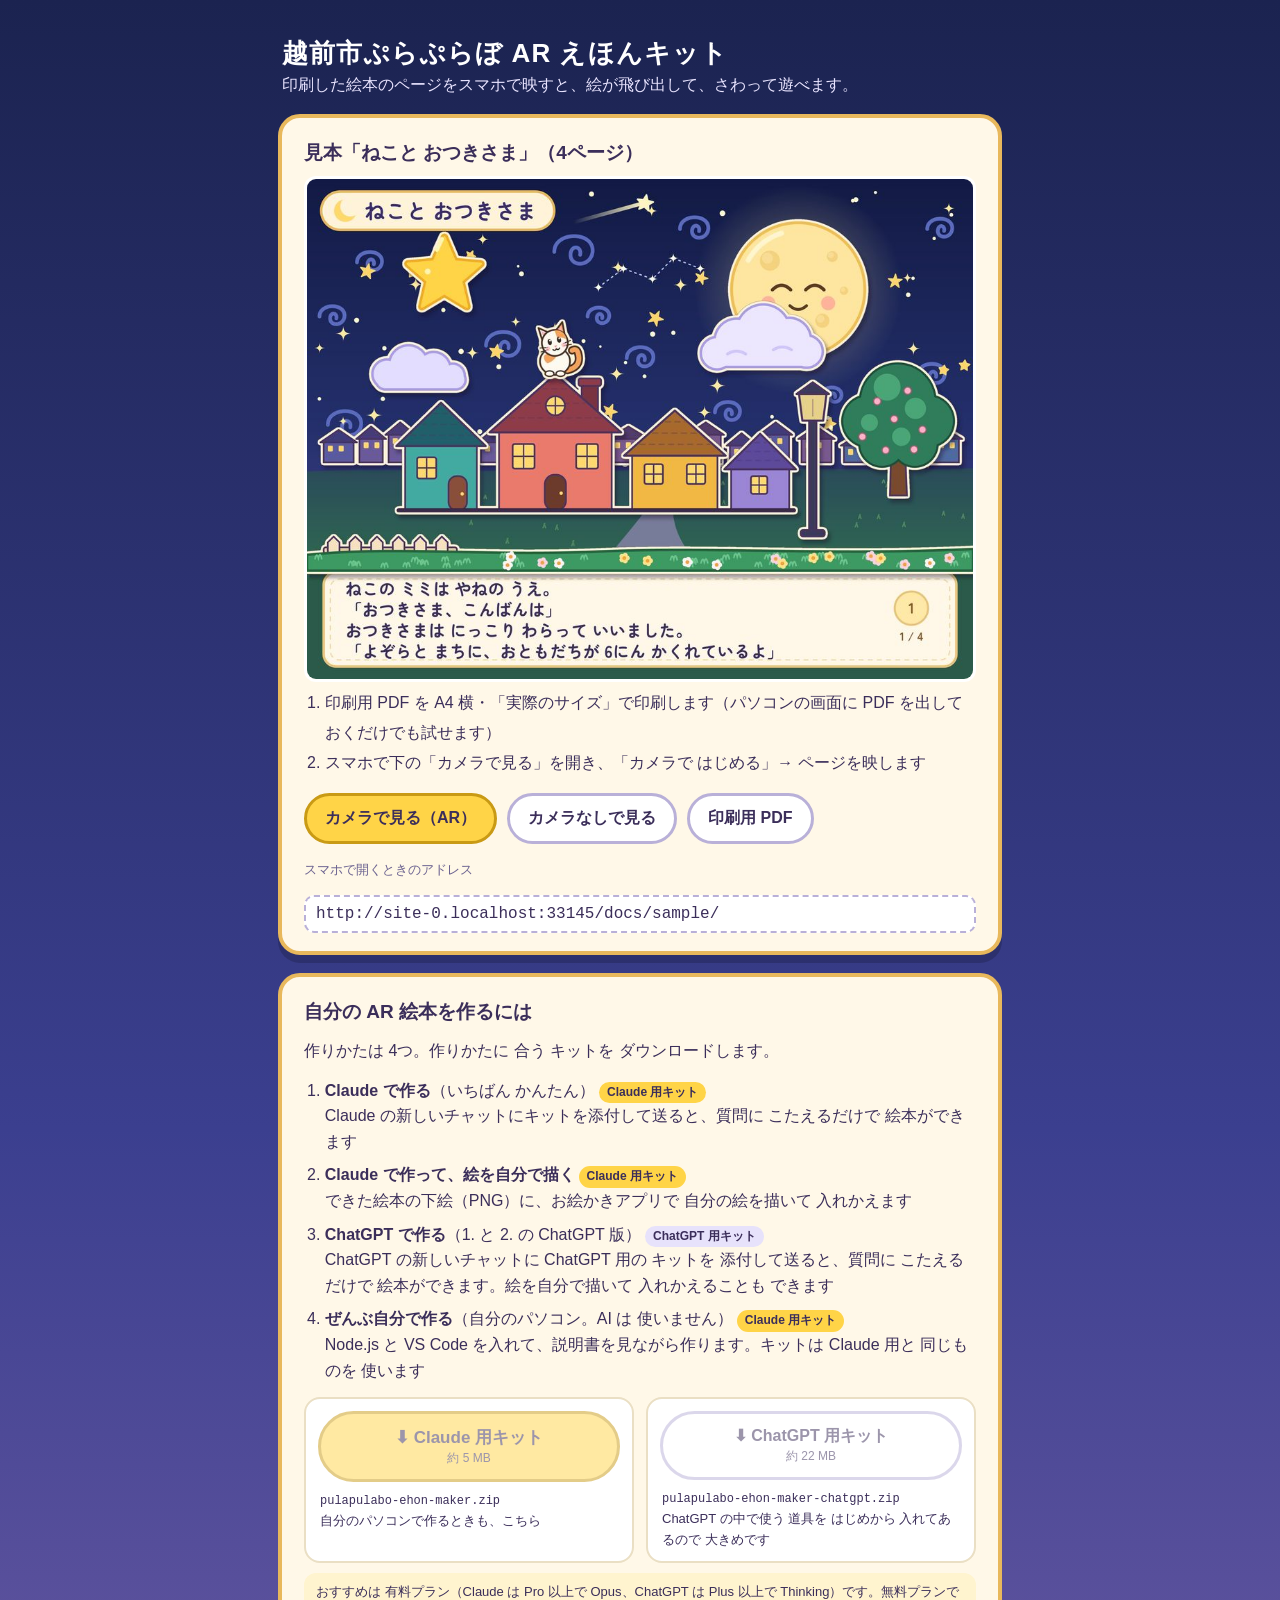
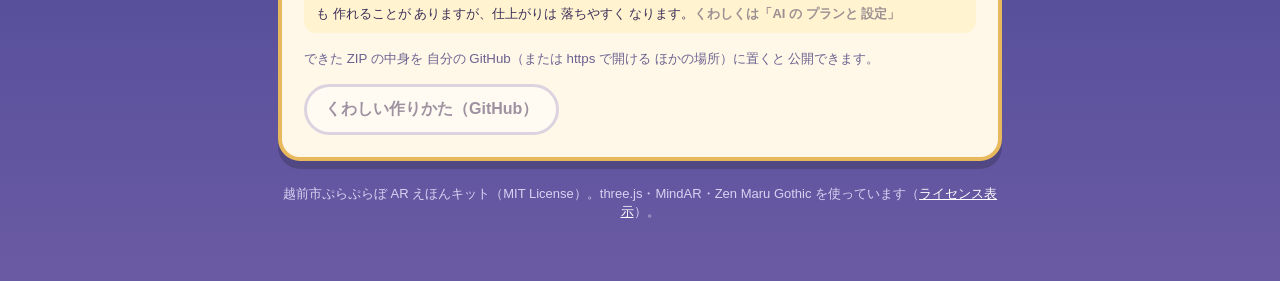
<file: docs/index.html>
<!DOCTYPE html>
<html lang="ja">
<head>
<meta charset="utf-8">
<meta name="viewport" content="width=device-width, initial-scale=1">
<title>越前市ぷらぷらぼ AR えほんキット — 見本「ねこと おつきさま」</title>
<style>
  :root { --ink:#3b2e5a; --cream:#fff8e8; --line:#e8b85c; --sky:#1b2350; }
  * { box-sizing:border-box; }
  body { margin:0; font-family:"Hiragino Maru Gothic ProN","Zen Maru Gothic","Yu Gothic",sans-serif; color:var(--ink);
         background:linear-gradient(#1b2350,#3b3f8f 60%,#6a5aa3); min-height:100vh; }
  main { max-width:760px; margin:0 auto; padding:28px 18px 60px; }
  .card { background:var(--cream); border:4px solid var(--line); border-radius:22px; padding:22px 22px 18px; margin:0 0 18px; box-shadow:0 8px 0 rgba(0,0,0,.18); }
  h1 { color:#fff; font-size:26px; margin:8px 4px 4px; letter-spacing:.04em; }
  .sub { color:#e9e4ff; margin:0 4px 18px; }
  h2 { font-size:19px; margin:0 0 10px; }
  img.page { width:100%; border-radius:12px; border:3px solid #fff; display:block; margin:6px 0 4px; }
  .btns { display:flex; flex-wrap:wrap; gap:10px; margin:14px 0 4px; }
  a.btn { display:inline-block; padding:12px 18px; border-radius:999px; background:#ffd447; color:var(--ink); font-weight:700; text-decoration:none; border:3px solid #c99a14; }
  a.btn.sub2 { background:#fff; border-color:#b9b0d8; }
  /* the two kits: Claude (the main one) and ChatGPT */
  .dls { display:grid; grid-template-columns:1fr 1fr; gap:12px; margin:14px 0 6px; }
  .dl { background:#fff; border:2px solid #eadfc4; border-radius:16px; padding:12px 12px 10px; }
  .dl a.btn { display:block; text-align:center; }
  .dl.main a.btn { font-size:17px; padding:12px 16px; }
  .dl a.btn .size { display:block; font-size:12px; font-weight:400; margin-top:1px; }
  .dl p { margin:8px 2px 0; font-size:13px; line-height:1.6; }
  .dl code { font-family:ui-monospace,monospace; font-size:12px; word-break:break-all; }
  ol.ways .which { display:inline-block; margin-left:4px; font-size:12px; font-weight:700; padding:1px 8px; border-radius:999px; background:#ffd447; }
  ol.ways .which.gpt { background:#e7e2fb; }
  /* which AI plan to use (the details are in the repository's README) */
  .plan { background:#fff4cf; border-radius:12px; padding:8px 12px; margin:10px 0 6px; font-size:13px; line-height:1.7; }
  .plan a { color:var(--ink); font-weight:700; }
  @media (max-width:560px) { .dls { grid-template-columns:1fr; } }
  ol { padding-left:1.3em; margin:6px 0; line-height:1.9; }
  ol.ways li { margin:0 0 8px; line-height:1.6; }
  .url { font-family:ui-monospace,monospace; background:#fff; border:2px dashed #b9b0d8; border-radius:10px; padding:8px 10px; word-break:break-all; }
  small { color:#6b6290; }
  footer { color:#d8d2f2; font-size:13px; margin-top:24px; text-align:center; }
  footer a { color:#fff; }
</style>
</head>
<body>
<main>
  <h1>越前市ぷらぷらぼ AR えほんキット</h1>
  <p class="sub">印刷した絵本のページをスマホで映すと、絵が飛び出して、さわって遊べます。</p>

  <section class="card">
    <h2>見本「ねこと おつきさま」（4ページ）</h2>
    <img class="page" src="sample/print/demo-page1.jpg" alt="見本の 1ページめ">
    <ol>
      <li>印刷用 PDF を A4 横・「実際のサイズ」で印刷します（パソコンの画面に PDF を出しておくだけでも試せます）</li>
      <li>スマホで下の「カメラで見る」を開き、「カメラで はじめる」→ ページを映します</li>
    </ol>
    <div class="btns">
      <a class="btn" href="sample/">カメラで見る（AR）</a>
      <a class="btn sub2" href="sample/preview.html">カメラなしで見る</a>
      <a class="btn sub2" href="sample/print/sample-svg_A4.pdf">印刷用 PDF</a>
    </div>
    <p><small>スマホで開くときのアドレス</small></p>
    <div class="url" id="url">sample/</div>
  </section>

  <section class="card" id="make">
    <h2>自分の AR 絵本を作るには</h2>
    <p>作りかたは 4つ。作りかたに 合う キットを ダウンロードします。</p>
    <ol class="ways">
      <li><b>Claude で作る</b>（いちばん かんたん）<span class="which">Claude 用キット</span><br>Claude の新しいチャットにキットを添付して送ると、質問に こたえるだけで 絵本ができます</li>
      <li><b>Claude で作って、絵を自分で描く</b><span class="which">Claude 用キット</span><br>できた絵本の下絵（PNG）に、お絵かきアプリで 自分の絵を描いて 入れかえます</li>
      <li><b>ChatGPT で作る</b>（1. と 2. の ChatGPT 版）<span class="which gpt">ChatGPT 用キット</span><br>ChatGPT の新しいチャットに ChatGPT 用の キットを 添付して送ると、質問に こたえるだけで 絵本ができます。絵を自分で描いて 入れかえることも できます</li>
      <li><b>ぜんぶ自分で作る</b>（自分のパソコン。AI は 使いません）<span class="which">Claude 用キット</span><br>Node.js と VS Code を入れて、説明書を見ながら作ります。キットは Claude 用と 同じものを 使います</li>
    </ol>
    <div class="dls">
      <div class="dl main">
        <a class="btn" id="dl" href="#">⬇ Claude 用キット<span class="size">約 5 MB</span></a>
        <p><code>pulapulabo-ehon-maker.zip</code><br>自分のパソコンで作るときも、こちら</p>
      </div>
      <div class="dl">
        <a class="btn sub2" id="dlgpt" href="#">⬇ ChatGPT 用キット<span class="size">約 22 MB</span></a>
        <p><code>pulapulabo-ehon-maker-chatgpt.zip</code><br>ChatGPT の中で使う 道具を はじめから 入れてあるので 大きめです</p>
      </div>
    </div>
    <p class="plan">おすすめは 有料プラン（Claude は Pro 以上で Opus、ChatGPT は Plus 以上で Thinking）です。無料プランでも 作れることが ありますが、仕上がりは 落ちやすく なります。<a id="plan" href="#">くわしくは「AI の プランと 設定」</a></p>
    <p><small>できた ZIP の中身を 自分の GitHub（または https で開ける ほかの場所）に置くと 公開できます。</small></p>
    <div class="btns">
      <a class="btn sub2" id="repo" href="#">くわしい作りかた（GitHub）</a>
    </div>
  </section>

  <footer>越前市ぷらぷらぼ AR えほんキット（MIT License）。three.js・MindAR・Zen Maru Gothic を使っています（<a href="sample/THIRD_PARTY_LICENSES.txt">ライセンス表示</a>）。</footer>
</main>
<script>
  // address of the AR page, and links back to the GitHub repository (worked out from https://<owner>.github.io/<repo>/)
  var here = location.href.replace(/[^/]*$/, '');
  document.getElementById('url').textContent = here + 'sample/';
  var m = location.hostname.match(/^([^.]+)\.github\.io$/), repo = location.pathname.split('/')[1];
  if (m && repo) {
    var base = 'https://github.com/' + m[1] + '/' + repo;
    document.getElementById('repo').href = base + '#readme';
    document.getElementById('plan').href = base + '#ai-の-プランと-設定';   // the heading "AI の プランと 設定" in README.md
    document.getElementById('dl').href = base + '/raw/main/pulapulabo-ehon-maker.zip';
    var gpt = document.getElementById('dlgpt');   // (in the repository, or — over 25 MB — on its Releases page)
    if (gpt) gpt.href = base + '/raw/main/pulapulabo-ehon-maker-chatgpt.zip';
  } else {
    document.getElementById('make').querySelectorAll('a').forEach(function (a) { a.removeAttribute('href'); a.style.opacity = .5; });
  }
</script>
</body>
</html>
</file>
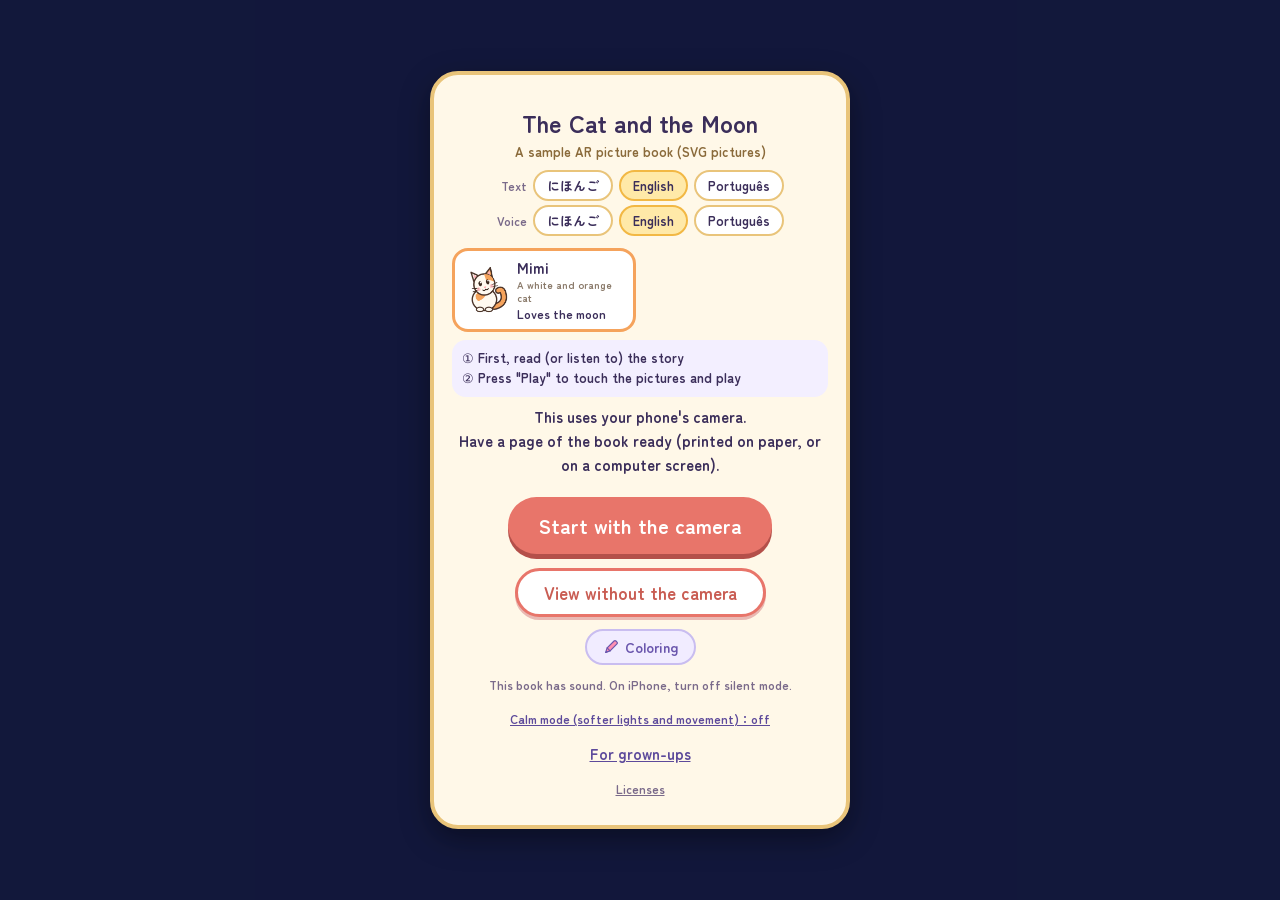
<file: docs/sample/index.html>
<!DOCTYPE html>
<html lang="ja">
<head>
<meta charset="utf-8">
<meta name="viewport" content="width=device-width, initial-scale=1, viewport-fit=cover, user-scalable=no">
<meta name="theme-color" content="#1b2350">
<title>ねこと おつきさま — AR えほんの みほん（SVG の絵）</title>
<link rel="stylesheet" href="ehon/style.css?v=b19a2bfd2b">
</head>
<body>
<div id="stage"></div>
<div id="hud"></div>
<!--
  「ねこと おつきさま」AR 本体（スマホのカメラで 印刷したページを映す）
  このファイルは npm run build で作られます。動かすには、同じ場所に ehon フォルダが必要です。
  絵本の中身は ehon/book.js、プログラムは ehon/engine.js にあります（元は books/ と system/engine/）。
-->
<script src="ehon/three.js?v=8c4e8554e2"></script>
<script src="ehon/mindar.js?v=a1948473ec"></script>
<script src="ehon/licenses.js?v=99099745ca"></script>
<script src="ehon/pictures.js?v=aae298e2c2"></script>
<script src="ehon/nurie.js?v=0da25a2316"></script>
<script src="ehon/book.js?v=6ebabaf5f7"></script>
<script src="ehon/engine.js?v=85d13b6ed0"></script>
<script>
  if (window.EhonEngine) EhonEngine.start({ mode: 'ar', mind: 'ehon/targets.mind?v=0ff3d49fff' });
  else document.body.insertAdjacentHTML('beforeend', '<p style="margin:2em;font:16px/1.7 sans-serif;color:#fff">ehon フォルダが 見つかりません。<br>この ファイルと いっしょに ehon フォルダも おいて（アップロードして）ください。</p>');
</script>
</body>
</html>
</file>
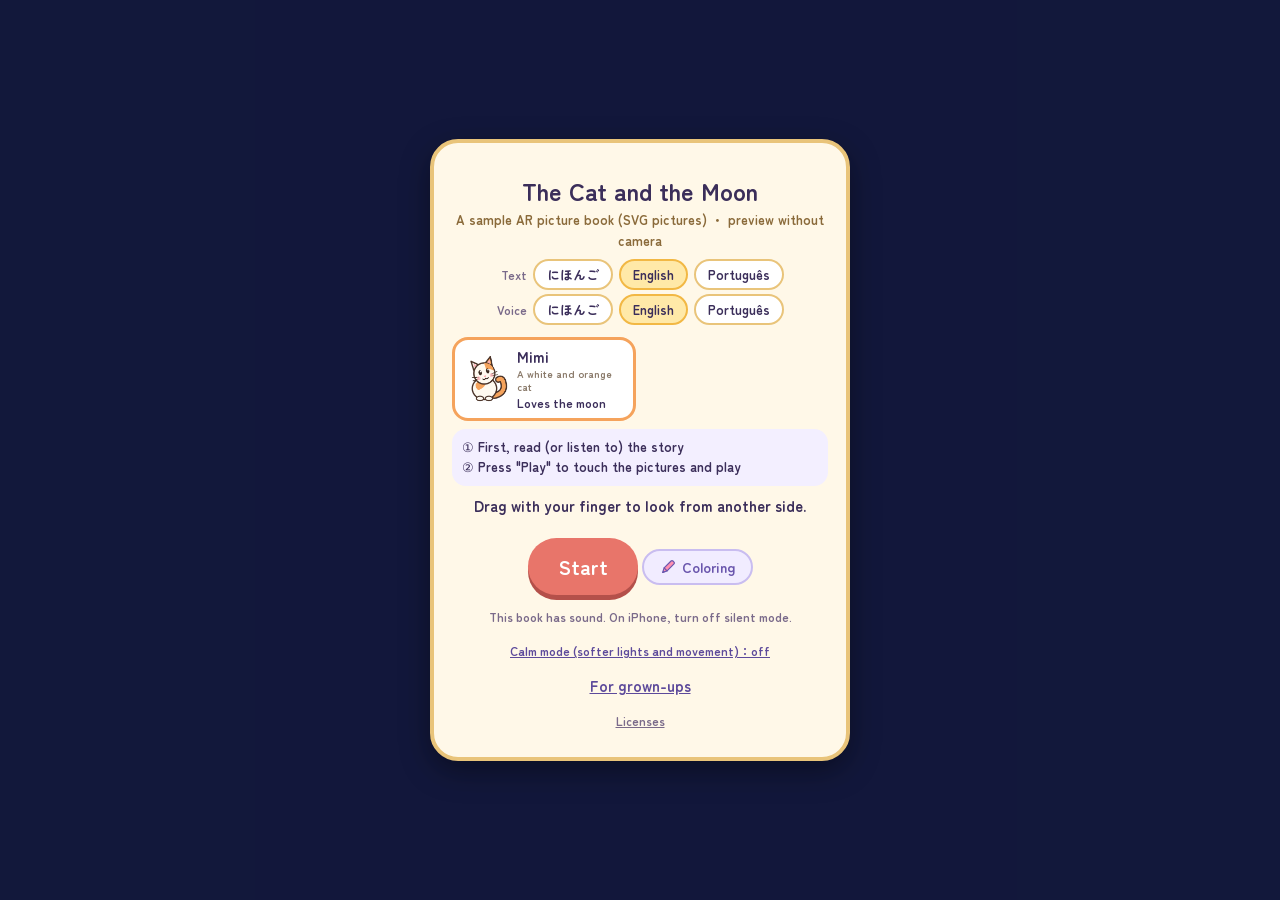
<file: docs/sample/preview.html>
<!DOCTYPE html>
<html lang="ja">
<head>
<meta charset="utf-8">
<meta name="viewport" content="width=device-width, initial-scale=1, viewport-fit=cover, user-scalable=no">
<meta name="theme-color" content="#1b2350">
<title>ねこと おつきさま — カメラなしプレビュー</title>
<link rel="stylesheet" href="ehon/style.css?v=b19a2bfd2b">
</head>
<body>
<div id="stage"></div>
<div id="hud"></div>
<!--
  「ねこと おつきさま」カメラなしで 見られる版（ダブルクリックでも 開けます）
  このファイルは npm run build で作られます。動かすには、同じ場所に ehon フォルダが必要です。
  絵本の中身は ehon/book.js、プログラムは ehon/engine.js にあります（元は books/ と system/engine/）。
-->
<script src="ehon/three.js?v=8c4e8554e2"></script>
<script src="ehon/licenses.js?v=99099745ca"></script>
<script src="ehon/pictures.js?v=aae298e2c2"></script>
<script src="ehon/nurie.js?v=0da25a2316"></script>
<script src="ehon/book.js?v=6ebabaf5f7"></script>
<script src="ehon/engine.js?v=85d13b6ed0"></script>
<script>
  if (window.EhonEngine) EhonEngine.start({ mode: 'preview' });
  else document.body.insertAdjacentHTML('beforeend', '<p style="margin:2em;font:16px/1.7 sans-serif;color:#fff">ehon フォルダが 見つかりません。<br>この ファイルと いっしょに ehon フォルダも おいて（アップロードして）ください。</p>');
</script>
</body>
</html>
</file>
<file: docs/sample/ehon/style.css>
/* AR えほん — 見た目（ボタン・パネル・はじめる画面など） */
  :root { --ink:#3b2e5a; --cream:#fff8e8; --line:#4a3360; --gold:#ffd447; }
  * { box-sizing:border-box; -webkit-tap-highlight-color:transparent; }
  html, body { margin:0; height:100%; overflow:hidden; background:#1b2350; color:var(--ink);
    font-family:ZenMaru, "Hiragino Maru Gothic ProN", "Hiragino Sans", "Noto Sans JP", sans-serif; font-weight:700;
    -webkit-user-select:none; user-select:none; touch-action:none; }
  #stage { position:fixed; inset:0; overflow:hidden; }
  #stage.preview { background:radial-gradient(120% 90% at 50% 40%, #3a3f7a 0%, #23285a 55%, #151a3d 100%); }
  #stage canvas { display:block; touch-action:none; }
  #stage video { object-fit:cover; }

  #hud { position:fixed; inset:0; pointer-events:none; opacity:0; transition:opacity .4s; z-index:10;
    padding:max(10px, env(safe-area-inset-top)) max(10px, env(safe-area-inset-right)) max(12px, env(safe-area-inset-bottom)) max(10px, env(safe-area-inset-left)); }
  #hud.on { opacity:1; }
  .top { display:flex; justify-content:space-between; align-items:flex-start; gap:8px; }
  .chip { white-space:nowrap; background:rgba(255,248,232,.94); border:3px solid #e9c47a; border-radius:999px; padding:6px 12px; display:flex; align-items:center; gap:7px; box-shadow:0 3px 10px rgba(0,0,0,.25); font-size:14px; }
  .tl { display:flex; align-items:center; gap:6px; }
  .mini { pointer-events:auto; font:inherit; color:var(--ink); height:36px; border-radius:999px; border:3px solid #e9c47a; background:rgba(255,248,232,.94);
    display:flex; align-items:center; gap:3px; padding:0 9px 0 6px; font-size:11px; box-shadow:0 3px 10px rgba(0,0,0,.25); cursor:pointer; }
  .mini:active { transform:translateY(2px); }
  .hint { position:absolute; left:50%; top:calc(max(10px, env(safe-area-inset-top)) + 50px); transform:translateX(-50%); display:none; align-items:center; gap:8px;
    background:rgba(255,248,232,.96); border:3px solid #f2b844; border-radius:999px; padding:6px 14px; font-size:14px; white-space:nowrap; max-width:96vw; box-shadow:0 3px 10px rgba(0,0,0,.25); }
  .hint.on { display:flex; }
  .hint .ht { overflow:hidden; text-overflow:ellipsis; }
  .hint.story { border-color:#9b86d6; background:rgba(243,239,255,.96); }
  .hint .done { display:none; flex:none; background:#5fc46a; color:#fff; border-radius:999px; padding:1px 9px; font-size:12px; }
  .hint.isdone .done { display:inline-block; }
  .playbtn { pointer-events:auto; position:absolute; left:50%; bottom:calc(max(12px, env(safe-area-inset-bottom)) + 80px); display:none;
    font:inherit; font-size:22px; color:#fff; background:#5fc46a; border:none; border-radius:999px; padding:12px 34px;
    box-shadow:0 5px 0 #3e9a4e, 0 8px 18px rgba(0,0,0,.35); cursor:pointer; animation:playpulse 1.6s ease-in-out infinite; transform:translateX(-50%); }
  .playbtn.on { display:block; }
  .playbtn:active { box-shadow:0 2px 0 #3e9a4e; }
  .endbtn { pointer-events:auto; position:absolute; left:50%; bottom:calc(max(12px, env(safe-area-inset-bottom)) + 80px); display:none;
    font:inherit; font-size:20px; font-weight:700; color:#fff; background:#e8756a; border:none; border-radius:999px; padding:11px 30px;
    box-shadow:0 5px 0 #b9544b, 0 8px 18px rgba(0,0,0,.35); cursor:pointer; animation:playpulse 1.6s ease-in-out infinite; transform:translateX(-50%); }
  .endbtn.on { display:block; }
  .endbtn:active { box-shadow:0 2px 0 #b9544b; }
  @keyframes playpulse { 0%,100% { transform:translateX(-50%) scale(1) } 50% { transform:translateX(-50%) scale(1.07) } }
  .chip .pn { background:#e8756a; color:#fff; border-radius:999px; padding:1px 8px; font-size:13px; }
  .prog .lbl { font-size:12px; }
  .prog .slots { display:flex; gap:5px; }
  .dot { width:20px; height:20px; border-radius:50%; border:2px dashed #b9aee0; background:#f1ecfa; display:block; }
  .dot.got { border:2px solid #4a3360; background:var(--c, #ffe36b); box-shadow:inset 0 -3px 0 rgba(0,0,0,.12); }
  .dot.plain { background:#e9e4f4; }
  .dot.plain.got { background:radial-gradient(circle, #fff9b0 0 35%, #ffe14a 36% 60%, #f0b820 61%); border-color:#c99a14; }
  .dot.pop { animation:pop .7s cubic-bezier(.2,1.6,.4,1); }
  .prog.complete { border-color:#f2b844; background:#fff4c2; }
  @keyframes pop { 0%{transform:scale(.2)} 100%{transform:scale(1)} }

  .bottom { position:absolute; left:0; right:0; bottom:max(12px, env(safe-area-inset-bottom)); display:flex; justify-content:center; gap:8px; }
  .tb { pointer-events:auto; font:inherit; color:var(--ink); background:var(--cream); border:3px solid #e9c47a; border-radius:18px;
    width:64px; height:62px; padding:4px 0 2px; display:flex; flex-direction:column; align-items:center; justify-content:center; gap:2px;
    box-shadow:0 4px 0 #d9a95a, 0 6px 14px rgba(0,0,0,.3); cursor:pointer; }
  .tb i { display:block; height:24px; line-height:0; }
  .tb span { font-size:10px; letter-spacing:-.02em; white-space:nowrap; }
  .tb:active { transform:translateY(3px); box-shadow:0 1px 0 #d9a95a, 0 3px 8px rgba(0,0,0,.3); }
  .tb.off { background:#e6e0ee; color:#8a7e9e; }
  .tb.active { background:#ffe9a8; border-color:#f2b844; }
  .nav { pointer-events:auto; position:absolute; top:50%; transform:translateY(-50%); width:48px; height:64px; border-radius:16px; border:3px solid #e9c47a;
    background:rgba(255,248,232,.92); display:none; align-items:center; justify-content:center; box-shadow:0 4px 12px rgba(0,0,0,.3); cursor:pointer; }
  .nav.prev { left:max(8px, env(safe-area-inset-left)); } .nav.next { right:max(8px, env(safe-area-inset-right)); }
  .nav:disabled { opacity:.35; }
  #hud.withnav .nav { display:flex; }
  .toast { position:absolute; left:50%; top:calc(max(10px, env(safe-area-inset-top)) + 98px); transform:translate(-50%, -10px); opacity:0; transition:all .35s;
    background:rgba(59,46,90,.92); color:#fff; padding:9px 16px; border-radius:999px; font-size:15px; white-space:nowrap; max-width:94vw; overflow:hidden; text-overflow:ellipsis; box-shadow:0 4px 14px rgba(0,0,0,.3); }
  .toast.on { opacity:1; transform:translate(-50%, 0); }
  @media (max-width:600px) { .nav { top:auto; transform:none; bottom:calc(max(12px, env(safe-area-inset-bottom)) + 76px); width:44px; height:52px; } }
  @media (max-width:440px) { .chip.page .pname { display:none; } .mini { padding:0 7px 0 5px; font-size:10px; height:34px; } .hint { font-size:12px; padding:5px 10px; } .playbtn { font-size:20px; padding:11px 28px; } .chip { font-size:12px; padding:5px 9px; } .prog .lbl { display:none; } .dot { width:17px; height:17px; } .tb { width:58px; height:58px; } .tb span { font-size:9px; } .toast { font-size:13px; } }

  .panel { position:fixed; inset:0; display:none; place-items:center; z-index:20; padding:16px; background:rgba(16,20,52,.72); overflow-y:auto; touch-action:pan-y; }
  .panel.on { display:grid; }
  .panel .card { background:var(--cream); border:4px solid #e9c47a; border-radius:28px; padding:20px 18px; max-width:420px; width:100%; text-align:center; box-shadow:0 10px 30px rgba(0,0,0,.4); }
  .panel h1 { margin:10px 0 2px; font-size:24px; font-weight:900; }
  .panel h2 { margin:6px 0 10px; font-size:20px; }
  .panel p { margin:8px 0; font-size:15px; line-height:1.6; font-weight:500; }
  .panel .sub { color:#8a6a3a; font-size:13px; margin-top:0; }
  .panel .note { font-size:12px; color:#7a6a8a; }
  .cast { display:grid; grid-template-columns:1fr 1fr; gap:8px; margin:12px 0 6px; text-align:left; }
  .who { word-break:keep-all; overflow-wrap:anywhere; display:flex; align-items:center; gap:6px; background:#fff; border-radius:16px; padding:6px 8px 6px 4px; border:3px solid #f1d79f; }
  .who img { width:52px; height:auto; flex:none; }
  .who b { display:block; font-size:15px; }
  .who small { display:block; font-size:10px; color:#8a7a6a; font-weight:500; line-height:1.3; }
  .who span { display:block; font-size:12px; color:#3b2e5a; line-height:1.35; margin-top:2px; }
  @media (max-width:440px) { .cast { grid-template-columns:1fr; gap:6px; } .who { padding:4px 10px 4px 4px; } .who img { width:44px; } .who small { display:inline; margin-left:6px; } .who b { display:inline; } }
  .howto { background:#f3efff; border-radius:14px; padding:8px 10px; font-size:13px !important; text-align:left; }
  .big { font:inherit; font-size:20px; color:#fff; background:#e8756a; border:none; border-radius:999px; padding:14px 30px; margin:12px 0 4px; box-shadow:0 5px 0 #b4504a; cursor:pointer; }
  .big:active { transform:translateY(3px); box-shadow:0 2px 0 #b4504a; }
  .link { font:inherit; font-size:15px; background:none; border:none; color:#5d4a9b; text-decoration:underline; padding:8px; cursor:pointer; display:block; margin:0 auto; }
  .link.lic { font-size:12px; color:#7a6a8a; }
  .link.calm { font-size:12px; }
  @media (max-height:520px) { .panel h1 { font-size:19px; margin-top:6px } .panel p { margin:4px 0; font-size:13px } .big { padding:10px 26px; margin:8px 0 2px } .panel .card { padding:14px 16px } }
  #loading { background:rgba(16,20,52,.5); } #loading .card { width:auto; padding:20px 28px; }
  .spinner { width:40px; height:40px; margin:4px auto 6px; border-radius:50%; border:5px solid #f1d79f; border-top-color:#e8756a; animation:spin 1s linear infinite; }
  @keyframes spin { to { transform:rotate(360deg) } }
  #scan { background:transparent; pointer-events:none; z-index:9; }
  #scan .card { background:transparent; border:none; box-shadow:none; }
  #scan .grid { display:grid; grid-template-columns:1fr 1fr; gap:8px; width:min(80vw, 380px); margin:0 auto; padding:10px; border:4px dashed rgba(255,255,255,.9); border-radius:22px; animation:breathe 1.8s ease-in-out infinite; }
  #scan .grid img { width:100%; border-radius:8px; opacity:.5; }
  #scan p { color:#fff; font-size:18px; text-shadow:0 2px 6px rgba(0,0,0,.6); }
  #licenses { grid-template-columns:minmax(0, 1fr); }
  #licenses .card { max-width:640px; width:100%; min-width:0; text-align:left; }
  #licenses pre { max-height:58vh; overflow:auto; font:11px/1.5 ui-monospace, Menlo, monospace; white-space:pre-wrap; overflow-wrap:anywhere; word-break:break-all; background:#fff; border-radius:12px; padding:10px; touch-action:pan-y; -webkit-user-select:text; user-select:text; }
  #licenses .big { display:block; margin:12px auto 0; }
  .lic { font-size:12px; color:#7a6a8a; }
  @keyframes breathe { 50% { transform:scale(1.03) } }

  /* もちもの・字幕・ごほうびスタンプ・おしまい・おとなの かたへ・ことば */
  .tr { display:flex; flex-direction:column; align-items:flex-end; gap:6px; }
  .bag { display:none; gap:5px; background:rgba(255,248,232,.94); border:3px solid #e9c47a; border-radius:999px; padding:4px 8px; box-shadow:0 3px 10px rgba(0,0,0,.25); }
  .bag.on { display:flex; }
  .bag .item { width:34px; height:34px; border-radius:50%; background:#fff; border:2px solid #f1d79f; display:grid; place-items:center; overflow:hidden; }
  .bag .item img { max-width:28px; max-height:28px; }
  .bag .item b { font-size:11px; }
  .bag .item.pop { animation:pop .7s cubic-bezier(.2,1.6,.4,1); }
  .caption { position:absolute; left:50%; bottom:calc(max(12px, env(safe-area-inset-bottom)) + 76px); transform:translateX(-50%); display:none; width:min(92vw, 560px);
    background:rgba(255,248,232,.96); border:3px solid #9b86d6; border-radius:18px; padding:8px 14px; font-size:16px; line-height:1.45; text-align:center; box-shadow:0 4px 12px rgba(0,0,0,.3); }
  .caption.on { display:block; }
  .stamppop { position:absolute; left:50%; top:34%; transform:translate(-50%, -50%) scale(.2); opacity:0; display:flex; flex-direction:column; align-items:center; gap:6px; pointer-events:none; }
  .stamppop.on { animation:stampin 2.6s ease-out forwards; }
  .stamppop b { background:rgba(59,46,90,.92); color:#fff; border-radius:999px; padding:5px 14px; font-size:15px; white-space:nowrap; }
  @keyframes stampin { 0% { opacity:0; transform:translate(-50%, -50%) scale(2.2) rotate(-14deg) } 14% { opacity:1; transform:translate(-50%, -50%) scale(.92) rotate(-8deg) } 22% { transform:translate(-50%, -50%) scale(1) rotate(-8deg) } 80% { opacity:1; transform:translate(-50%, -50%) scale(1) rotate(-8deg) } 100% { opacity:0; transform:translate(-50%, -60%) scale(.85) rotate(-8deg) } }
  .stamp { width:84px; height:84px; border-radius:50%; border:5px solid var(--c, #e8756a); background:#fffdf6; display:grid; place-items:center; position:relative; box-shadow:0 3px 8px rgba(0,0,0,.25); }
  .stamp img { width:60px; height:60px; object-fit:contain; }
  .stamp .no { position:absolute; right:-4px; bottom:-4px; background:var(--c, #e8756a); color:#fff; border-radius:999px; min-width:26px; height:26px; font-size:14px; display:grid; place-items:center; padding:0 6px; }
  .stamp .star { font-size:40px; color:var(--c, #e8756a); line-height:1; }
  .stamp.empty { border-style:dashed; border-color:#cfc4e6; background:#f4f0fb; box-shadow:none; }
  .stamp.empty .no { background:#b9aee0; }
  .stamps { display:flex; flex-wrap:wrap; justify-content:center; gap:12px; margin:12px 0; }
  .stamps .stamp { width:68px; height:68px; } .stamps .stamp img { width:48px; height:48px; } .stamps .stamp .star { font-size:32px; }
  #ending h1 { font-size:30px; }
  #ending .by { margin:14px 0 2px; font-size:14px; color:#8a6a3a; }
  #ending .big { display:flex; align-items:center; justify-content:center; gap:8px; width:min(270px, 100%); box-sizing:border-box; margin:10px auto 2px; font-size:18px; padding:13px 20px; }
  #ending .big svg { width:22px; height:22px; flex:none; }
  #ending .big.second { background:#8f7ad6; box-shadow:0 5px 0 #6a56ad; }
  #adults { grid-template-columns:minmax(0, 1fr); }
  #adults .card { max-width:560px; text-align:left; }
  #adults h2 { text-align:center; }
  #adults h3 { font-size:15px; margin:14px 0 4px; color:#8a5a2a; }
  #adults ol, #adults ul { margin:4px 0; padding-left:1.4em; font-size:14px; line-height:1.6; font-weight:500; }
  #adults .big { display:block; margin:14px auto 0; }
  #adults a { color:#5d4a9b; overflow-wrap:anywhere; }
  .langs { display:flex; justify-content:center; gap:6px; margin:6px 0 2px; flex-wrap:wrap; align-items:center; }
  .langs small { font-size:12px; color:#7a6a8a; }
  .langs button { font:inherit; font-size:13px; color:var(--ink); background:#fff; border:2px solid #e9c47a; border-radius:999px; padding:4px 12px; cursor:pointer; }
  .langs button.on { background:#ffe9a8; border-color:#f2b844; }
  /* ことば on the pages: もじ and こえ, each its own row */
  .langs .lrow, .langpop .lrow { display:flex; align-items:center; gap:6px; flex-wrap:wrap; justify-content:center; }
  .langs.two { flex-direction:column; gap:4px; }
  .langs .lrow small, .langpop .lrow small { min-width:2.6em; text-align:right; font-size:12px; color:#7a6a8a; }
  .langpop { position:absolute; top:calc(env(safe-area-inset-top, 0px) + 54px); left:10px; z-index:30; pointer-events:auto; display:flex; flex-direction:column; gap:6px;
    background:rgba(255,248,232,.97); border:3px solid #e9c47a; border-radius:18px; padding:10px 12px; box-shadow:0 6px 18px rgba(40,20,60,.25); max-width:calc(100vw - 20px); }
  .langpop[hidden] { display:none; }
  .langpop button { font:inherit; font-size:13px; color:var(--ink); background:#fff; border:2px solid #e9c47a; border-radius:999px; padding:5px 12px; cursor:pointer; }
  .langpop button.on { background:#ffe9a8; border-color:#f2b844; font-weight:bold; }
  .mini.langbtn.active { background:#ffe9a8; border-color:#f2b844; }
  @media (max-width:440px) {
    .mini.langbtn span { display:none; } .mini.langbtn { padding:0 6px; }
    .langs .lrow, .langpop .lrow { flex-wrap:nowrap; gap:4px; }
    .langs .lrow button, .langpop .lrow button { font-size:11.5px; padding:4px 8px; }
    .langs .lrow small, .langpop .lrow small { min-width:2.2em; font-size:11px; }
  }

  /* よみあげ チェック（preview.html#yomi） */
  #yomi { grid-template-columns:minmax(0, 1fr); }
  #yomi .card { max-width:640px; text-align:left; }
  #yomi h2 { text-align:center; }
  #yomi h3 { font-size:15px; margin:16px 0 4px; color:#8a5a2a; display:flex; justify-content:space-between; align-items:center; gap:8px; }
  #yomi .row { display:flex; gap:10px; align-items:center; padding:6px 0; border-bottom:1px dashed #eadfc4; }
  #yomi .row .t { font-size:14px; }
  #yomi .row small { display:block; font-size:11px; color:#8a7a6a; font-weight:500; line-height:1.4; }
  #yomi .play { flex:none; width:36px; height:36px; border-radius:50%; border:2px solid #e9c47a; background:#fff; font:inherit; font-size:14px; color:#e8756a; cursor:pointer; }
  #yomi .all { flex:none; font:inherit; font-size:11px; border:2px solid #e9c47a; border-radius:999px; background:#fff; color:var(--ink); padding:3px 10px; cursor:pointer; }
  #yomi .big { display:block; margin:16px auto 0; }

  /* 6 buttons on narrow phones */
  @media (max-width:380px) { .bottom { gap:5px; } .tb { width:52px; height:56px; } .tb span { font-size:8.5px; } }

  /* the printed cover is shown (camera): only the card on the cover asks to turn the page */
  #hud.oncover .chip.prog, #hud.oncover .hint, #hud.oncover .playbtn, #hud.oncover .endbtn, #hud.oncover .caption, #hud.oncover .chip.page .pn { display:none; }
  #hud.oncover .chip.page .pname { display:inline; }
  #hud.oncover .tb.reset, #hud.oncover .tb.text { opacity:.4; }
  /* on the cover, with こうかおん on: 「キラリンが きこえないときは [よみこみなおす]」 */
  .coverhelp { position:absolute; left:50%; top:calc(max(10px, env(safe-area-inset-top)) + 50px); transform:translateX(-50%); display:none; align-items:center; gap:8px;
    background:rgba(255,248,232,.96); border:3px solid #e9c47a; border-radius:999px; padding:4px 5px 4px 14px; font-size:13px; white-space:nowrap; max-width:96vw; box-shadow:0 3px 10px rgba(0,0,0,.25); }
  .coverhelp .reload { pointer-events:auto; font:inherit; font-weight:700; color:#fff; background:#e8756a; border:none; border-radius:999px; padding:6px 12px; cursor:pointer; }
  .coverhelp .reload:active { transform:translateY(1px); }
  #hud.oncover:not(.nosfx) .coverhelp { display:flex; }
  @media (max-width:440px) { .coverhelp { font-size:11.5px; padding:3px 4px 3px 10px; } .coverhelp .reload { padding:5px 9px; } }

  /* the top bar on narrow screens: the buttons keep their shape, a long page name gets shorter (…) */
  .tl { min-width:0; } .tr { flex-shrink:0; } .mini { flex-shrink:0; white-space:nowrap; }
  .chip.page { min-width:0; flex-shrink:1; } .chip.page .pname { overflow:hidden; text-overflow:ellipsis; min-width:0; }

/* ぬりえ（タブレットで いろを ぬる） */
  .mini[hidden] { display:none; }
  /* the start panel: カメラで はじめる (.big) → カメラなしで みる (.mid) → ぬりえ (.small), each a step quieter */
  .mid { display:block; margin:10px auto 2px; font:inherit; font-size:17px; color:#c95d53; background:#fff; border:3px solid #e8756a; border-radius:999px; padding:9px 26px; box-shadow:0 3px 0 #e9b9b3; cursor:pointer; }
  .mid:active { transform:translateY(2px); box-shadow:0 1px 0 #e9b9b3; }
  .small { display:inline-flex; align-items:center; gap:6px; margin:10px auto 2px; font:inherit; font-size:14px; color:#6a56ad; background:#f1ecff; border:2px solid #c9bdf0; border-radius:999px; padding:6px 16px; cursor:pointer; }
  .small:active { transform:translateY(1px); }
  .small.nuriego svg { width:16px; height:16px; }
  #nurie { position:fixed; inset:0; z-index:40; display:grid; grid-template-columns:minmax(0,1fr); grid-template-rows:auto auto minmax(0,1fr) auto auto; gap:6px;
    background:#fdf6e6; padding:max(8px, env(safe-area-inset-top)) max(8px, env(safe-area-inset-right)) max(8px, env(safe-area-inset-bottom)) max(8px, env(safe-area-inset-left)); }
  #nurie[hidden] { display:none; }
  #nurie > * { min-width:0; }
  .nu-top { display:flex; align-items:center; gap:6px; flex-wrap:wrap; }
  .nu-pages { display:flex; align-items:center; gap:4px; margin:0 auto; }
  .nu-pn { min-width:46px; text-align:center; font-size:16px; }
  .nu-btn { font:inherit; font-size:14px; color:var(--ink); background:#fff; border:3px solid #e9c47a; border-radius:999px; min-height:40px; padding:4px 14px; cursor:pointer; }
  .nu-btn:active { transform:translateY(2px); }
  .nu-close { background:#e8756a; border-color:#b4504a; color:#fff; }
  .nu-opts { display:flex; gap:6px; flex-wrap:wrap; justify-content:center; }
  .nu-tog { word-break:keep-all; font:inherit; font-size:13px; color:var(--ink); background:#fff; border:2px solid #d9cbe8; border-radius:999px; min-height:36px; padding:4px 12px; cursor:pointer; }
  .nu-tog.on { border-color:#8f7ad6; background:#f3eefe; }
  .nu-tog[hidden] { display:none; }
  .nu-stage { position:relative; overflow:hidden; border-radius:14px; background:#fff; box-shadow:inset 0 0 0 3px #eadcc0; touch-action:none; }
  .nu-zoom { position:absolute; inset:0; }
  .nu-svg { width:100%; height:100%; display:block; transform-origin:50% 50%; }
  .nu-svg * { pointer-events:none; }
  .nu-svg [data-nk] { pointer-events:visiblePainted; cursor:pointer; }
  .nu-fit { position:absolute; right:8px; bottom:8px; display:flex; flex-direction:column; gap:6px; }
  .nu-fit .nu-btn { width:44px; height:44px; padding:0; font-size:22px; }
  .nu-tray { display:flex; align-items:center; gap:6px; overflow-x:auto; padding:2px; }
  .nu-tray[hidden] { display:none; }
  .nu-tray small { flex:none; font-size:12px; color:#7a6a90; writing-mode:horizontal-tb; }
  .nu-card { flex:none; display:flex; flex-direction:column; align-items:center; justify-content:center; width:72px; height:58px; padding:3px; background:#fff; border:3px solid #eadcc0; border-radius:12px; cursor:pointer; font:inherit; font-size:11px; color:var(--ink); }
  .nu-card img { max-width:100%; max-height:38px; object-fit:contain; }
  .nu-card.on { border-color:#8f7ad6; background:#f3eefe; }
  .nu-palette { display:flex; flex-wrap:wrap; gap:7px; justify-content:center; }
  .nu-sw { width:42px; height:42px; border-radius:50%; border:3px solid #fff; background:var(--c); box-shadow:0 0 0 2px #d6c7b0; cursor:pointer; padding:0; font:inherit; font-size:12px; color:var(--ink); }
  .nu-sw.on { box-shadow:0 0 0 4px #4a3360; transform:scale(1.08); }
  .nu-erase { background:repeating-linear-gradient(45deg, #fff 0 6px, #f1eadb 6px 12px); }
  .nu-ask { position:absolute; inset:0; display:grid; place-items:center; background:rgba(40,30,60,.45); z-index:2; }
  .nu-ask[hidden] { display:none; }
  .nu-card2 { background:#fff8e8; border:3px solid #e9c47a; border-radius:18px; padding:16px; display:flex; flex-direction:column; gap:8px; min-width:min(300px, 90vw); text-align:center; }
  .nu-card2 p { margin:0 0 4px; }
  .nu-splash { position:fixed; z-index:41; width:16px; height:16px; margin:-8px 0 0 -8px; border-radius:50%; background:var(--c); border:2px solid rgba(74,51,96,.5); pointer-events:none; animation:nuSplash .55s ease-out forwards; }
  @keyframes nuSplash { to { transform:scale(3.2); opacity:0; } }
  @media (prefers-reduced-motion: reduce) { .nu-splash { animation-duration:.01s; } }
  #nurie { grid-template-areas:"top" "opts" "stage" "tray" "pal"; }
  .nu-top { grid-area:top; } .nu-opts { grid-area:opts; } .nu-stage { grid-area:stage; } .nu-tray { grid-area:tray; } .nu-palette { grid-area:pal; }
  @media (max-width:480px) { .nu-sw { width:36px; height:36px; } .nu-palette { gap:6px; } .nu-btn { font-size:13px; padding:2px 11px; } }
  /* よこ長で 高さが ない（スマホを よこに）: いろは 右に たてに ならべる */
  @media (orientation:landscape) and (max-height:600px) {
    #nurie { grid-template-columns:minmax(0,1fr) 132px; grid-template-rows:auto auto minmax(0,1fr) auto; grid-template-areas:"top top" "stage opts" "stage pal" "tray pal"; }
    .nu-opts { flex-direction:column; align-items:stretch; }
    .nu-palette { display:grid; grid-template-columns:repeat(3, 36px); align-content:start; gap:6px; }
    .nu-sw { width:36px; height:36px; }
    .nu-btn { min-height:34px; font-size:12px; padding:2px 10px; }
    .nu-tog { font-size:11px; min-height:30px; padding:3px 8px; white-space:normal; line-height:1.3; }
    .nu-card { height:44px; width:58px; } .nu-card img { max-height:26px; } .nu-tray small { display:none; }
  }
</file>
